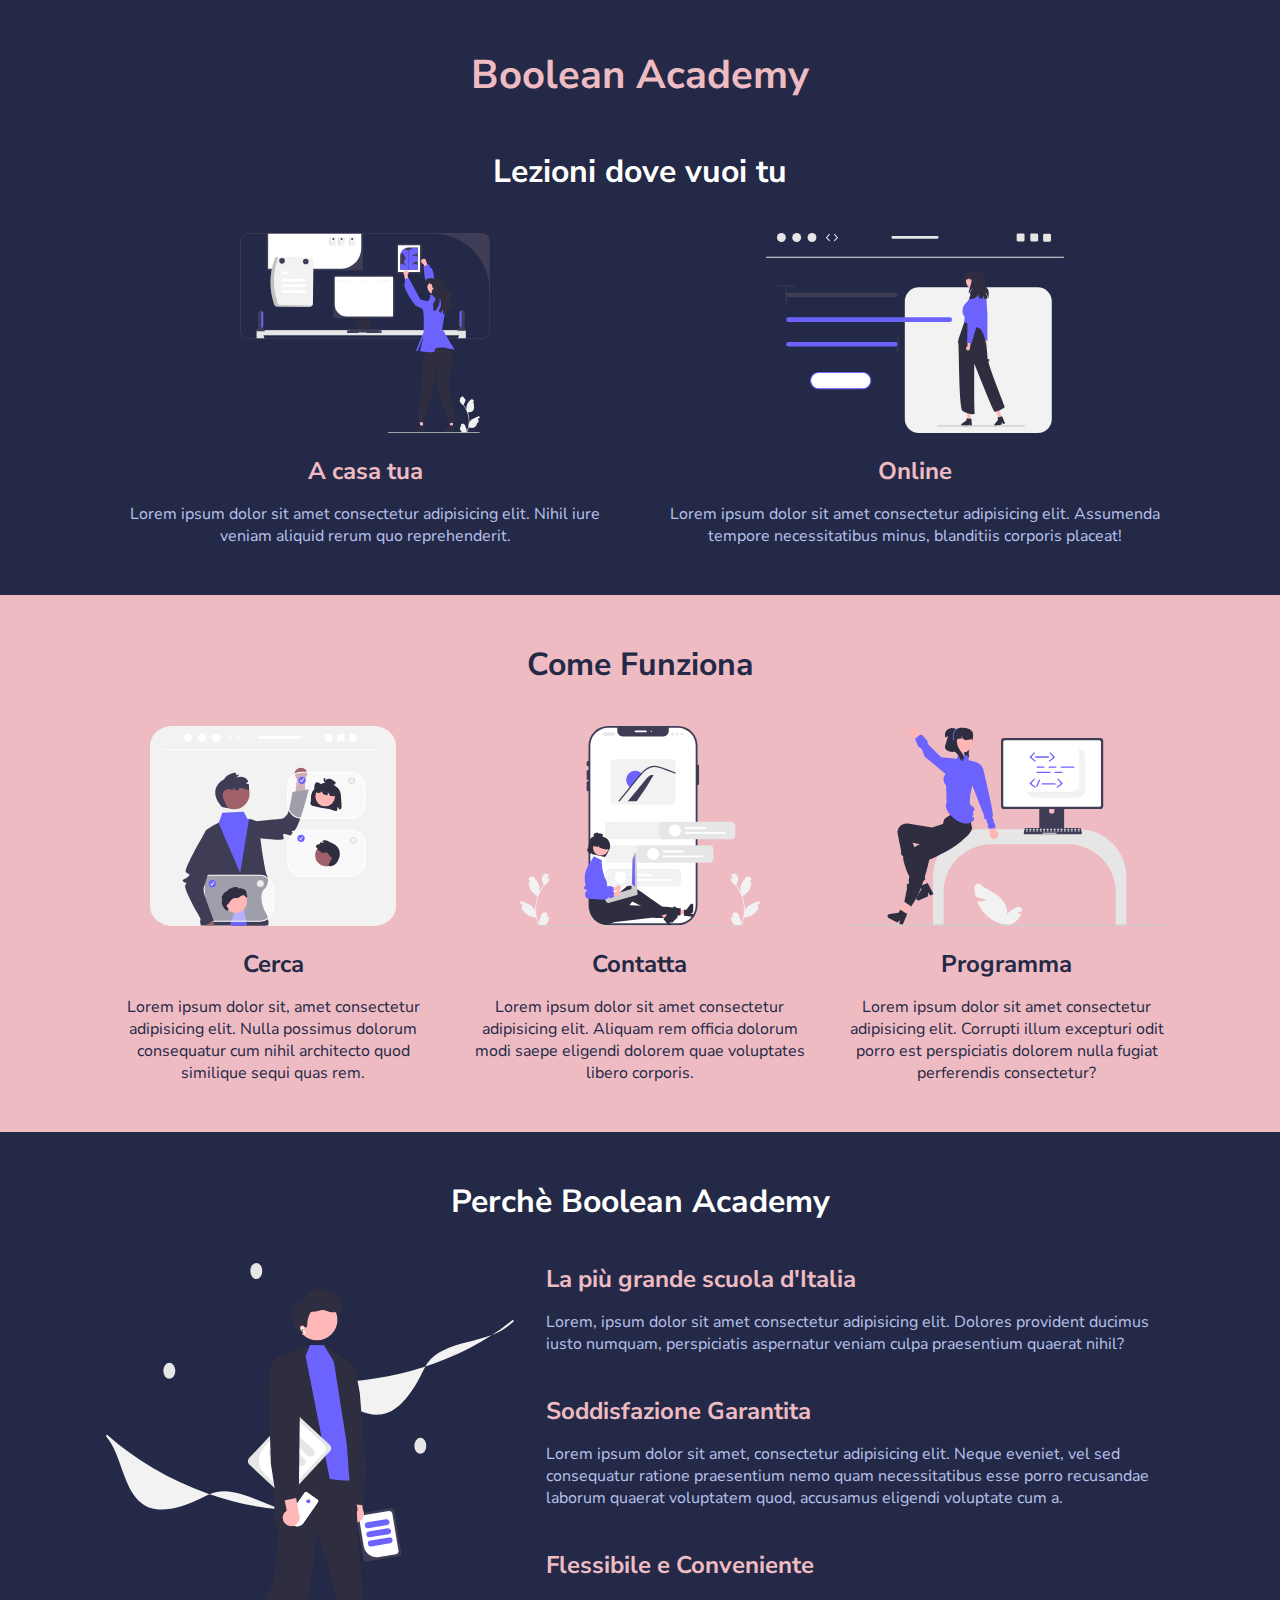
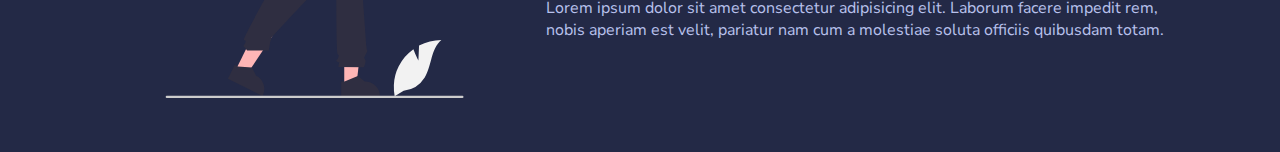
<file: index.html>
<!DOCTYPE html>
<html>
    <head>
       
        <meta charset="utf-8" />
        <meta name="viewport" content="width=device-width, initial-scale=1.0">
        <title>Boolean Academy</title>
        <!-- Fonts -->
        <link
            href="https://fonts.googleapis.com/css2?family=Nunito+Sans:wght@400;700&display=swap"
            rel="stylesheet"
        />
        <!-- Main Styles -->
        <link rel="stylesheet" href="./css/style.css" />
    </head>
    <body>
        <!--
            Site Header
         -->
        <header class="site-header">
            <h1 class="text-center">Boolean Academy</h1>
        </header>

        <!--
            Main Contents
         -->
        <main>
            <!--
            Lessons Section
            -->
            <section class="lessons text-center">
                <div class="container">
                    <h2>Lezioni dove vuoi tu</h2>
                    <div class="row">
                        <div class="col">
                            <div class="card">
                                <img
                                    src="./img/home.svg"
                                    alt="Lezioni a casa tua"
                                />
                                <h3 class="title">A casa tua</h3>
                                <p class="text">
                                    Lorem ipsum dolor sit amet consectetur adipisicing elit. Nihil iure veniam aliquid rerum quo reprehenderit.
                                </p>
                            </div>
                        </div>
                        <div class="col">
                            <div class="card">
                                <img
                                    src="./img/online.svg"
                                    alt="Lezioni online"
                                />
                                <h3 class="title">Online</h3>
                                <p class="text">
                                    Lorem ipsum dolor sit amet consectetur adipisicing elit. Assumenda tempore necessitatibus minus, blanditiis corporis placeat!
                                </p>
                            </div>
                        </div>
                    </div>
                </div>
            </section>

            <!--
            Steps Section
            -->
            <section class="steps text-center">
                <div class="container">
                    <h2>Come Funziona</h2>
                    <div class="row">
                        <div class="col">
                            <div class="card">
                                <img
                                    src="./img/search.svg"
                                    alt="Guarda i profili"
                                />
                                <h3 class="title">Cerca</h3>
                                <p class="text">
                                    Lorem ipsum dolor sit, amet consectetur adipisicing elit. Nulla possimus dolorum consequatur cum nihil architecto quod similique sequi quas rem.
                                </p>
                            </div>
                        </div>
                        <div class="col">
                            <div class="card">
                                <img
                                    src="./img/contact.svg"
                                    alt="Contatta senza impegno"
                                />
                                <h3 class="title">Contatta</h3>
                                <p class="text">
                                    Lorem ipsum dolor sit amet consectetur adipisicing elit. Aliquam rem officia dolorum modi saepe eligendi dolorem quae voluptates libero corporis.
                                </p>
                            </div>
                        </div>
                        <div class="col">
                            <div class="card">
                                <img
                                    src="./img/code.svg"
                                    alt="Ibizia subito a scrivere codice"
                                />
                                <h3 class="title">Programma</h3>
                                <p class="text">
                                    Lorem ipsum dolor sit amet consectetur adipisicing elit. Corrupti illum excepturi odit porro est perspiciatis dolorem nulla fugiat perferendis consectetur?
                                </p>
                            </div>
                        </div>
                    </div>
                </div>
            </section>

            <!--
            Why Us Section
            -->
            <section class="why-us">
                <div class="container">
                    <h2 class="text-center">Perchè Boolean Academy</h2>
                    <div class="row">
                        <div class="col col-left">
                            <img
                                src="./img/why.svg"
                                alt="Perchè scegliere Boolean Academy"
                            />
                        </div>
                        <div class="col col-right">
                            <ul>
                                <li>
                                    <h3>La più grande scuola d'Italia</h3>
                                    <p>
                                        Lorem, ipsum dolor sit amet consectetur adipisicing elit. Dolores provident ducimus iusto numquam, perspiciatis aspernatur veniam culpa praesentium quaerat nihil?
                                    </p>
                                </li>
                                <li>
                                    <h3>Soddisfazione Garantita</h3>
                                    <p>
                                        Lorem ipsum dolor sit amet, consectetur adipisicing elit. Neque eveniet, vel sed consequatur ratione praesentium nemo quam necessitatibus esse porro recusandae laborum quaerat voluptatem quod, accusamus eligendi voluptate cum a.
                                    </p>
                                </li>
                                <li>
                                    <h3>Flessibile e Conveniente</h3>
                                    <p>
                                        Lorem ipsum dolor sit amet consectetur adipisicing elit. Laborum facere impedit rem, nobis aperiam est velit, pariatur nam cum a molestiae soluta officiis quibusdam totam.
                                    </p>
                                </li>
                            </ul>
                        </div>
                    </div>
                </div>
            </section>
        </main>
    </body>
</html>
</file>
<file: css/style.css>
/*************************************************
    GENERAL STYLES
 *************************************************/
*,
*::before,
*::after {
    margin: 0;
    padding: 0;
    box-sizing: border-box;
}

body {
    font-family: 'Nunito Sans', sans-serif;
    color: #b8c1ec;
    background: #232946;
}

h1,
h2,
h3 {
    color: #eebbc3;
}

h1 {
    margin-bottom: 3rem;
    font-size: 2.5rem;
}

h2 {
    margin-bottom: 2.5rem;
    font-size: 2rem;
    color: #fffffe;
}

h3 {
    margin-bottom: 1rem;
    font-size: 1.5rem;
}

img {
    max-width: 100%;
}

/************************************************
    UTILITIES
 ************************************************/

/* LAYOUT */
.container {
    width: 1140px;
    margin: 0 auto;
    padding: 0 20px;
}

.row {
    display: flex;
}

.col {
    padding-left: 1rem;
    padding-right: 1rem;
}

/* TEXT */
.text-center {
    text-align: center;
}

/************************************************
    SITE SECTIONS
 ************************************************/

/* HEADER */
.site-header {
    margin-top: 3rem;
}

/* LESSONS SECTION */
.lessons .col {
    width: 50%;
}

.lessons .col img {
    height: 200px;
    margin-bottom: 1rem;
}

/* STEPS SECTION */
.steps {
    margin: 3rem 0;
    padding: 3rem 0;
    color: #232946;
    background: #eebbc3;
}

.steps h2,
.steps h3 {
    color: #232946;
}

.steps .col {
    width: calc(100% / 3);
}

.steps .col img {
    height: 200px;
    margin-bottom: 1rem;
}

/* WHY US SECTION */
.why-us {
    margin-bottom: 3rem;
}
.why-us .col-left {
    width: 40%;
}

.why-us .col-right {
    width: 60%;
}

.why-us li {
    list-style: none;
    margin-bottom: 2.5rem;
}

/************************************************
    SOLUZIONE RESPONSIVE
 ************************************************/


 /************************************************
    breakpoint tablet
 ************************************************/
@media screen and (max-width: 768px) {
    
    .container{
        width: 100%;
    }
    
   
}   
/************************************************
    breakpoint smartphone
 ************************************************/
 @media  screen and (max-width: 576px) {

    .row{
        display: flex;
        flex-direction: column;
        align-items: center;
        justify-content: center;
    }
    .row > .col{
        width: 100%;
        margin-bottom: 10px;
    }
    .why-us{
        background-color: black;
    }
    .lessons, .why-us, .steps{
        margin: 0;
    }
    
 }
 @media screen and (max-width: 768px) {

 }
</file>
